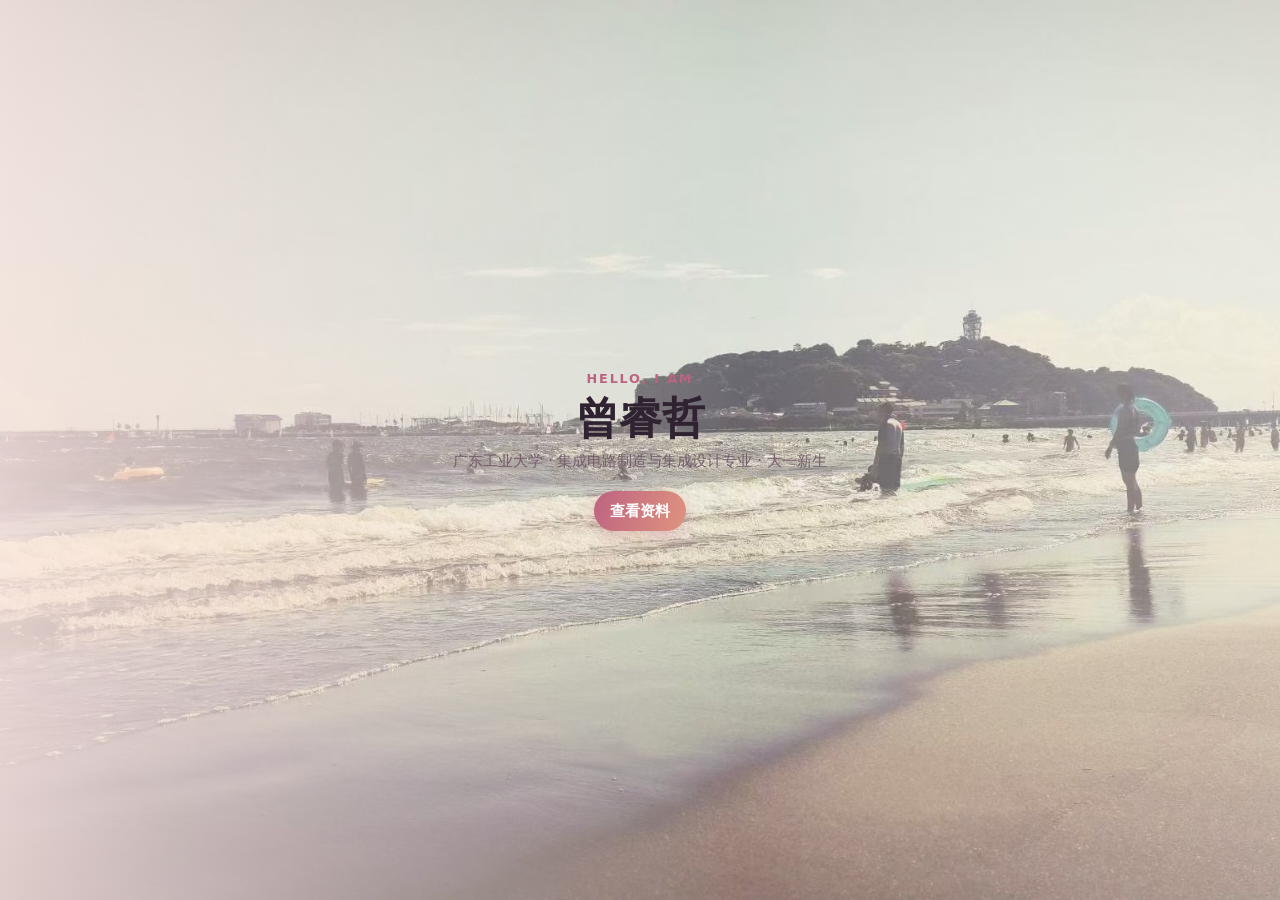
<file: index.html>
<!doctype html>
<html lang="zh-CN">
  <head>
    <meta charset="UTF-8" />
    <meta name="viewport" content="width=device-width, initial-scale=1.0" />
    <meta name="description" content="曾睿哲的大学新生个人主页" />
    <title>曾睿哲｜个人主页</title>
    <link rel="stylesheet" href="styles.css" />
    <noscript>
      <style>
        body.is-landing .site-header,
        body.is-landing .site-footer,
        body.is-landing .profile-section { display: block; }
        body.is-landing .hero { min-height: 240px; }
      </style>
    </noscript>
  </head>
  <body class="is-landing">
    <a class="skip-link" href="#main">跳到主要内容</a>
    <header class="site-header">
      <nav class="nav container" aria-label="主导航">
        <a class="brand" href="#home">个人主页</a>
        <div class="nav-links" id="nav-links">
          <a href="#profile" data-panel-target="basic">基本信息</a>
          <a href="#profile" data-panel-target="interests">兴趣爱好</a>
          <a href="#profile" data-panel-target="contact">联系我</a>
        </div>
        <div class="nav-actions">
          <button class="theme-toggle" type="button" id="theme-toggle" aria-pressed="false" aria-label="切换到深色模式">🌙 深色</button>
          <button class="menu-toggle" type="button" aria-expanded="false" aria-controls="nav-links">菜单</button>
        </div>
      </nav>
    </header>

    <main id="main">
      <section class="hero" id="home" aria-labelledby="hero-title">
        <div class="container hero-content">
          <p class="eyebrow">HELLO, I AM</p>
          <h1 id="hero-title">曾睿哲</h1>
          <p class="hero-intro">广东工业大学 · 集成电路制造与集成设计专业 · 大一新生</p>
          <a class="button" href="#profile">查看资料</a>
        </div>
      </section>

      <section class="profile-section" id="profile" aria-labelledby="profile-title">
        <div class="container compact-profile">
          <p class="section-kicker">PROFILE</p>
          <h2 id="profile-title">我的资料</h2>
          <div class="profile-tabs" role="tablist" aria-label="个人资料分类">
            <button class="profile-tab is-active" type="button" role="tab" aria-selected="true" aria-controls="basic-panel" id="basic-tab" data-panel="basic">基本信息</button>
            <button class="profile-tab" type="button" role="tab" aria-selected="false" aria-controls="interests-panel" id="interests-tab" data-panel="interests">兴趣爱好</button>
            <button class="profile-tab" type="button" role="tab" aria-selected="false" aria-controls="contact-panel" id="contact-tab" data-panel="contact">联系我</button>
          </div>

          <div class="page-book">
            <article class="profile-panel card" id="basic-panel" role="tabpanel" aria-labelledby="basic-tab" data-panel-content="basic">
              <dl class="facts">
                <div><dt>姓名</dt><dd>曾睿哲</dd></div>
                <div><dt>性别</dt><dd>男</dd></div>
                <div><dt>出生日期</dt><dd>2007/10/08</dd></div>
                <div><dt>学校</dt><dd>广东工业大学</dd></div>
                <div><dt>专业</dt><dd>集成电路制造与集成设计</dd></div>
                <div><dt>毕业高中</dt><dd>广州市执信中学</dd></div>
                <div><dt>住址</dt><dd>广州市番禺区</dd></div>
              </dl>
            </article>

            <section class="profile-panel card interest-panel" id="interests-panel" role="tabpanel" aria-labelledby="interests-tab" data-panel-content="interests" hidden>
              <div class="interest-list">
                <article class="card interest-card"><span aria-hidden="true">🏀</span><h3>运动</h3><p>我精通篮球、羽毛球、乒乓球、长跑和游泳，对其他的运动项目也略知一二。</p></article>
                <article class="card interest-card"><span aria-hidden="true">🎬</span><h3>观影</h3><p>我热衷于观看电影、动漫和影视剧，喜欢收集感触很深的作品并发表影评。</p></article>
                <article class="card interest-card"><span aria-hidden="true">✈️</span><h3>旅行</h3><p>我喜欢在国内外拥有独特风景的地方旅行，并记录下沿途看到的一切。</p></article>
              </div>
            </section>

            <section class="profile-panel card contact-card" id="contact-panel" role="tabpanel" aria-labelledby="contact-tab" data-panel-content="contact" hidden>
              <div class="contact-links">
                <span>电话：<a href="tel:19576567810">19576567810</a> / <a href="tel:13610064130">13610064130</a></span>
                <span>微信：z064130_</span>
                <span>QQ：2712726262</span>
                <span>邮箱：<a href="https://mail.163.com/" target="_blank" rel="noopener" title="打开 163 邮箱（zengruizhe20071008@163.com）">163</a> / <a href="https://mail.google.com/" target="_blank" rel="noopener" title="打开 Gmail（ricrz718@gmail.com）">Gmail</a></span>
                <span>社交媒体：小红书 / Instagram / Twitter</span>
              </div>
            </section>
          </div>
        </div>
      </section>
    </main>

    <footer class="site-footer"><div class="container">© <span id="year"></span> 曾睿哲 · 个人主页</div></footer>
    <script src="script.js"></script>
  </body>
</html>
</file>
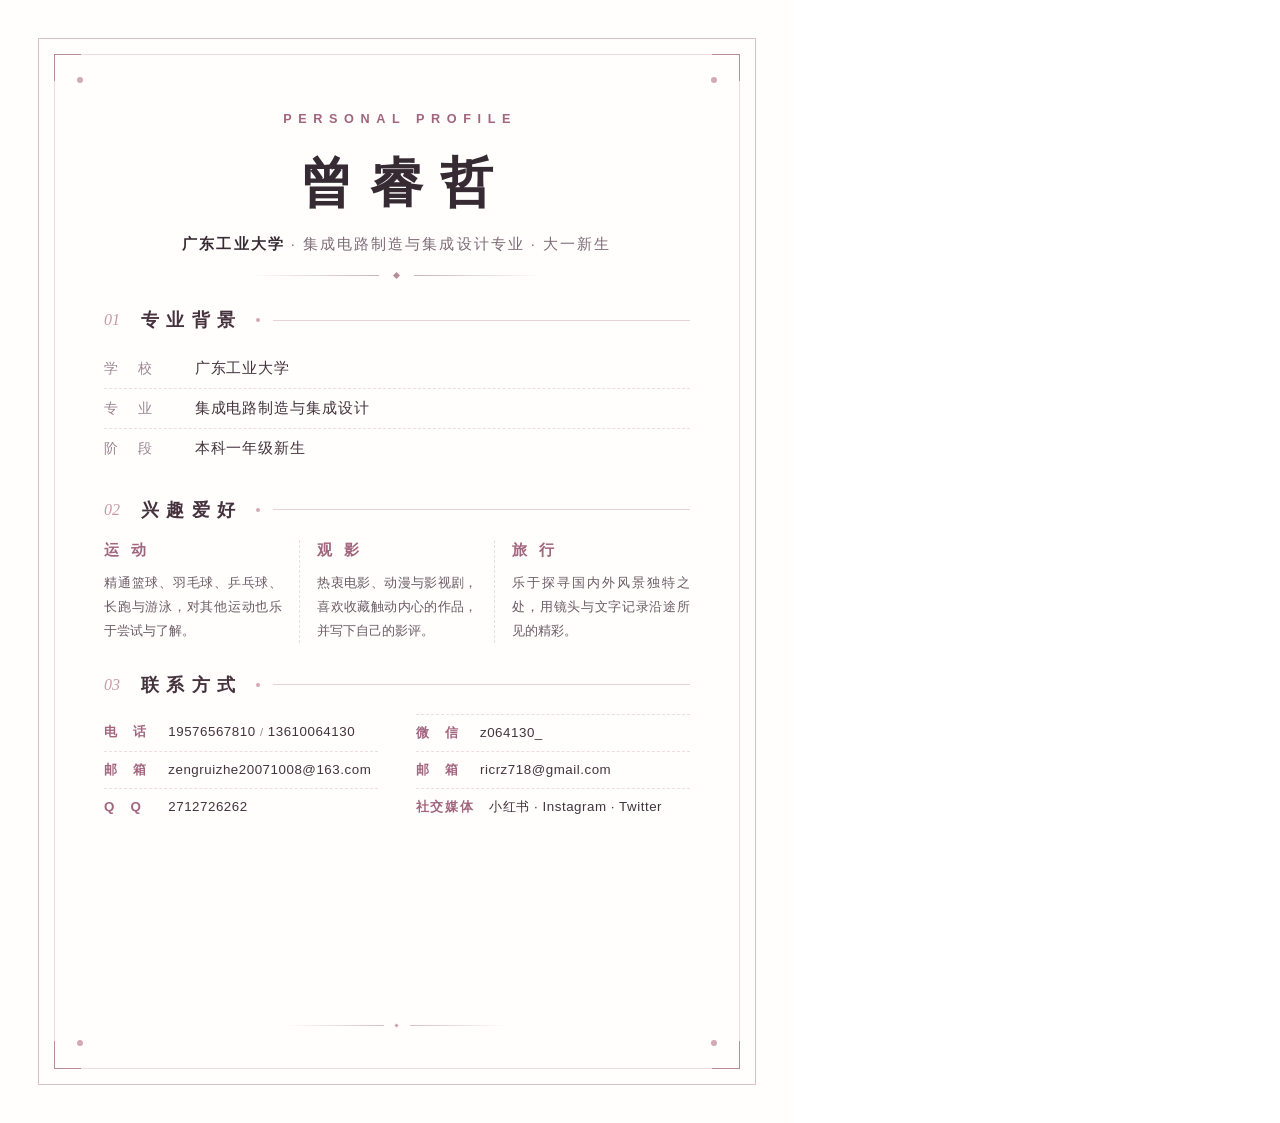
<file: _resume_preview.html>
<!doctype html>
<html lang="zh-CN">
<head>
<meta charset="UTF-8" />
<style>
  @page { size: A4; margin: 0; }
  * { box-sizing: border-box; margin: 0; padding: 0; -webkit-print-color-adjust: exact; print-color-adjust: exact; }
  html, body { margin: 0; padding: 0; }
  body { font-family: "Microsoft YaHei", "PingFang SC", "Noto Sans CJK SC", "Source Han Sans SC", sans-serif; color: #3f2f3a; }

  .sheet { width: 210mm; height: 297mm; background: #fffefd; padding: 10mm; position: relative; }
  .frame { position: relative; width: 100%; height: 100%; border: 1px solid #d9c1ca; }
  .inner { position: absolute; inset: 4mm; border: 1px solid #eedce1; padding: 12mm 13mm 10mm; display: flex; flex-direction: column; }

  /* 角落小花饰 */
  .corner { position: absolute; width: 8mm; height: 8mm; pointer-events: none; }
  .corner::before, .corner::after { content: ""; position: absolute; }
  .corner::before { border: 0 solid #b98c9c; }
  .corner::after { width: 1.6mm; height: 1.6mm; background: #d3a9b4; border-radius: 50%; }
  .c-tl { top: -1px; left: -1px; }
  .c-tl::before { width: 7mm; height: 7mm; border-top-width: 1.2px; border-left-width: 1.2px; }
  .c-tl::after { top: 6.1mm; left: 6.1mm; }
  .c-tr { top: -1px; right: -1px; }
  .c-tr::before { width: 7mm; height: 7mm; border-top-width: 1.2px; border-right-width: 1.2px; right: 0; }
  .c-tr::after { top: 6.1mm; right: 6.1mm; }
  .c-bl { bottom: -1px; left: -1px; }
  .c-bl::before { width: 7mm; height: 7mm; border-bottom-width: 1.2px; border-left-width: 1.2px; bottom: 0; }
  .c-bl::after { bottom: 6.1mm; left: 6.1mm; }
  .c-br { bottom: -1px; right: -1px; }
  .c-br::before { width: 7mm; height: 7mm; border-bottom-width: 1.2px; border-right-width: 1.2px; right: 0; bottom: 0; }
  .c-br::after { bottom: 6.1mm; right: 6.1mm; }

  /* 页眉 */
  .hero { text-align: center; padding-top: 3mm; }
  .eyebrow { font-size: 9.5pt; letter-spacing: .52em; color: #a2657e; font-weight: 600; text-transform: uppercase; margin-left: .52em; }
  h1 { font-size: 40pt; font-weight: 600; letter-spacing: .32em; margin: 6mm 0 0 .32em; color: #362a33; font-family: "SimSun", "STSong", "Songti SC", serif; }
  .sub { margin-top: 4mm; color: #7d6a75; font-size: 11pt; letter-spacing: .14em; }
  .sub b { color: #362a33; font-weight: 700; }
  .head-orn { display: flex; align-items: center; justify-content: center; gap: 4mm; margin-top: 5mm; }
  .head-orn .line { width: 34mm; height: 1px; background: linear-gradient(90deg, transparent, #cdb2bb); }
  .head-orn .line:last-child { background: linear-gradient(90deg, #cdb2bb, transparent); }
  .head-orn .diamond { width: 5px; height: 5px; background: #b98c9c; transform: rotate(45deg); }

  /* 章节 */
  section { margin-top: 8mm; }
  .sec-title { display: flex; align-items: center; gap: 3.5mm; }
  .sec-title .no { color: #c79aa6; font-family: Georgia, serif; font-style: italic; font-size: 12pt; }
  .sec-title h2 { font-size: 13.5pt; letter-spacing: .42em; color: #45323d; font-weight: 700; margin-left: .42em; white-space: nowrap; font-family: "SimSun", "STSong", serif; }
  .sec-title .rule { flex: 1; height: 1px; background: #e6d3d9; }
  .sec-title .dot { width: 4px; height: 4px; background: #d3a9b4; border-radius: 50%; }

  .dl { margin-top: 4.5mm; }
  .row { display: flex; align-items: baseline; padding: 2.6mm 0; }
  .row + .row { border-top: 1px dashed #eedce1; }
  .row .k { width: 24mm; flex: none; color: #9c8693; font-size: 10.5pt; letter-spacing: .2em; }
  .row .v { color: #43323c; font-size: 11pt; letter-spacing: .06em; }

  /* 兴趣三栏 */
  .interests { margin-top: 5mm; display: grid; grid-template-columns: repeat(3, 1fr); gap: 0; }
  .int-item { padding: 0 4.5mm; }
  .int-item:first-child { padding-left: 0; }
  .int-item:last-child { padding-right: 0; }
  .int-item + .int-item { border-left: 1px dashed #eedce1; }
  .int-item h3 { font-size: 11.5pt; color: #a2657e; letter-spacing: .24em; margin-bottom: 2.4mm; font-weight: 700; }
  .int-item p { font-size: 9.5pt; line-height: 1.9; color: #6b5a64; text-align: justify; }

  /* 联系方式 */
  .contacts { margin-top: 4.5mm; display: grid; grid-template-columns: 1fr 1fr; column-gap: 10mm; }
  .c-item { display: flex; align-items: baseline; gap: 4mm; padding: 2.4mm 0; }
  .c-item + .c-item { border-top: 1px dashed #eedce1; }
  .c-item .k { color: #a2657e; flex: none; font-size: 10pt; letter-spacing: .12em; min-width: 13mm; font-weight: 700; }
  .c-item .v { color: #43323c; font-size: 10pt; letter-spacing: .04em; }
  .c-item .v small { color: #9c8693; }

  .foot { margin-top: auto; text-align: center; padding-top: 6mm; }
  .foot .line { display: inline-flex; align-items: center; gap: 3mm; }
  .foot .line i { display: inline-block; width: 3px; height: 3px; background: #cf9fae; transform: rotate(45deg); }
  .foot .line span { width: 26mm; height: 1px; background: linear-gradient(90deg, transparent, #d9bfc8); }
  .foot .line span:last-child { background: linear-gradient(90deg, #d9bfc8, transparent); }
</style>
</head>
<body>
  <div class="sheet">
    <div class="frame">
      <div class="inner">
        <span class="corner c-tl"></span><span class="corner c-tr"></span>
        <span class="corner c-bl"></span><span class="corner c-br"></span>

        <header class="hero">
          <p class="eyebrow">Personal Profile</p>
          <h1>曾睿哲</h1>
          <p class="sub"><b>广东工业大学</b>&nbsp;·&nbsp;集成电路制造与集成设计专业&nbsp;·&nbsp;大一新生</p>
          <div class="head-orn"><span class="line"></span><span class="diamond"></span><span class="line"></span></div>
        </header>

        <section>
          <div class="sec-title"><span class="no">01</span><h2>专业背景</h2><span class="dot"></span><span class="rule"></span></div>
          <div class="dl">
            <div class="row"><span class="k">学　校</span><span class="v">广东工业大学</span></div>
            <div class="row"><span class="k">专　业</span><span class="v">集成电路制造与集成设计</span></div>
            <div class="row"><span class="k">阶　段</span><span class="v">本科一年级新生</span></div>
          </div>
        </section>

        <section>
          <div class="sec-title"><span class="no">02</span><h2>兴趣爱好</h2><span class="dot"></span><span class="rule"></span></div>
          <div class="interests">
            <div class="int-item">
              <h3>运 动</h3>
              <p>精通篮球、羽毛球、乒乓球、长跑与游泳，对其他运动也乐于尝试与了解。</p>
            </div>
            <div class="int-item">
              <h3>观 影</h3>
              <p>热衷电影、动漫与影视剧，喜欢收藏触动内心的作品，并写下自己的影评。</p>
            </div>
            <div class="int-item">
              <h3>旅 行</h3>
              <p>乐于探寻国内外风景独特之处，用镜头与文字记录沿途所见的精彩。</p>
            </div>
          </div>
        </section>

        <section>
          <div class="sec-title"><span class="no">03</span><h2>联系方式</h2><span class="dot"></span><span class="rule"></span></div>
          <div class="contacts">
            <div class="c-item"><span class="k">电　话</span><span class="v">19576567810 <small>/</small> 13610064130</span></div>
            <div class="c-item"><span class="k">微　信</span><span class="v">z064130_</span></div>
            <div class="c-item"><span class="k">邮　箱</span><span class="v">zengruizhe20071008@163.com</span></div>
            <div class="c-item"><span class="k">邮　箱</span><span class="v">ricrz718@gmail.com</span></div>
            <div class="c-item"><span class="k">Q　Q</span><span class="v">2712726262</span></div>
            <div class="c-item"><span class="k">社交媒体</span><span class="v">小红书 · Instagram · Twitter</span></div>
          </div>
        </section>

        <footer class="foot">
          <div class="line"><span></span><i></i><span></span></div>
        </footer>
      </div>
    </div>
  </div>
</body>
</html>
</file>
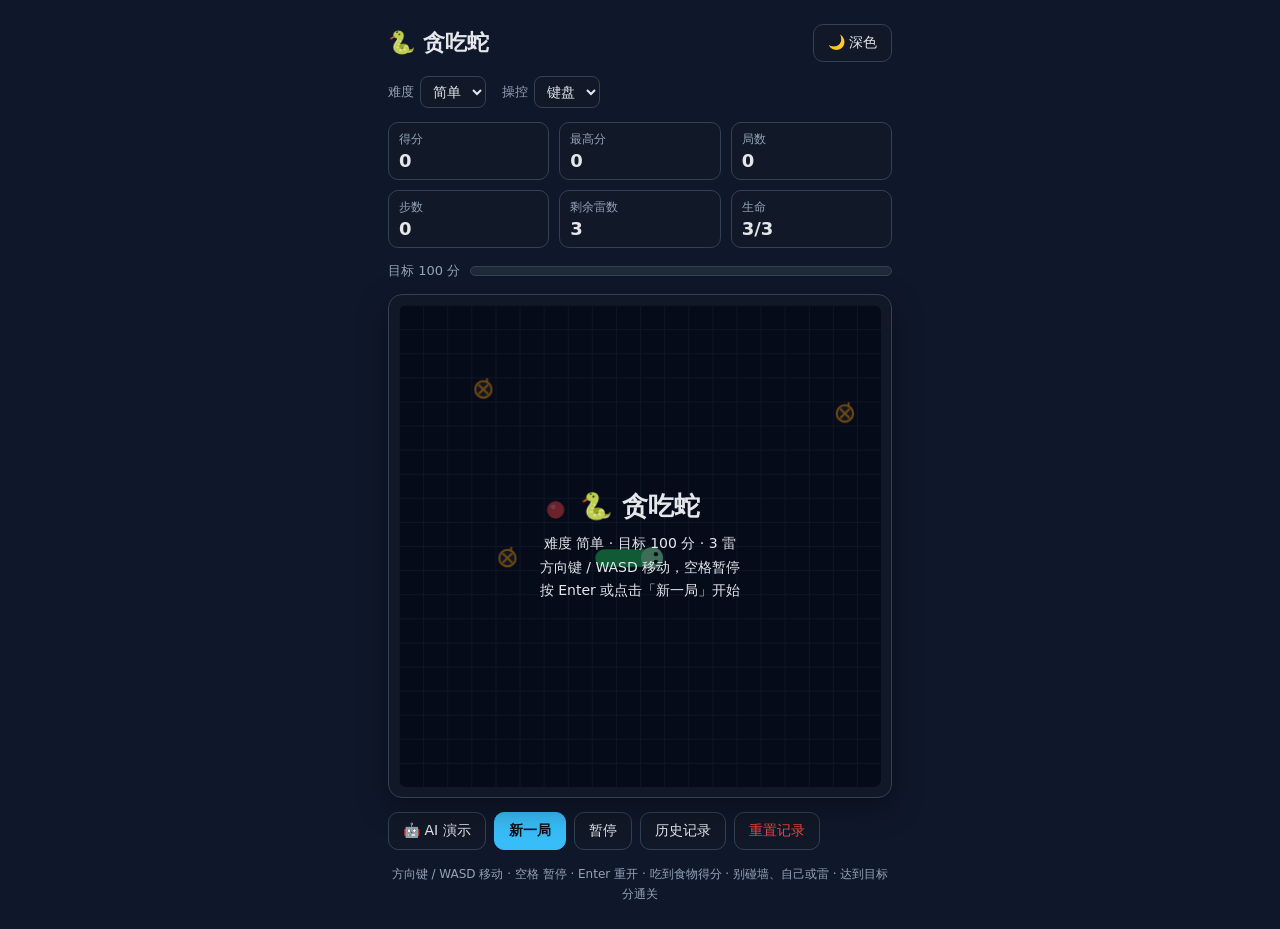
<file: snake/snake.html>
<!DOCTYPE html>
<html lang="zh-CN">
<head>
<meta charset="utf-8">
<meta name="viewport" content="width=device-width, initial-scale=1">
<title>贪吃蛇 · Snake</title>
<style>

* { box-sizing: border-box; }
:root {
  --bg: #0f172a; --panel: #111827; --panel2: #1f2937; --text: #e5e7eb; --muted: #94a3b8;
  --board-bg: #0b1220; --grid-line: #1f2937; --snake: #22c55e; --snake-head: #86efac;
  --food: #ef4444; --mine: #1f2937; --mine-ring: #f59e0b; --accent: #38bdf8; --border: #334155;
  --danger: #ef4444; --shadow: 0 10px 30px rgba(0, 0, 0, .35);
}
[data-theme="light"] {
  --bg: #f1f5f9; --panel: #ffffff; --panel2: #e2e8f0; --text: #0f172a; --muted: #64748b;
  --board-bg: #e2e8f0; --grid-line: #cbd5e1; --snake: #16a34a; --snake-head: #065f46;
  --food: #dc2626; --mine: #334155; --mine-ring: #d97706; --accent: #0284c7; --border: #cbd5e1;
  --danger: #dc2626; --shadow: 0 10px 30px rgba(15, 23, 42, .12);
}
html, body { margin: 0; padding: 0; }
body {
  font-family: system-ui, -apple-system, "Segoe UI", "Microsoft YaHei", sans-serif;
  background: var(--bg); color: var(--text); min-height: 100vh;
  display: flex; justify-content: center; padding: 24px 16px;
}
.app { width: 100%; max-width: 504px; display: flex; flex-direction: column; gap: 14px; }
.topbar { display: flex; align-items: center; justify-content: space-between; }
.topbar h1 { margin: 0; font-size: 22px; }
.settings { display: flex; gap: 16px; flex-wrap: wrap; }
.settings label { display: flex; align-items: center; gap: 6px; font-size: 13px; color: var(--muted); }
select { font: inherit; font-size: 14px; padding: 6px 8px; border-radius: 8px;
  border: 1px solid var(--border); background: var(--panel); color: var(--text); cursor: pointer; }
.stats { display: grid; grid-template-columns: repeat(3, 1fr); gap: 10px; }
.stat { background: var(--panel); border: 1px solid var(--border); border-radius: 10px;
  padding: 8px 10px; display: flex; flex-direction: column; gap: 2px; }
.stat .label { font-size: 12px; color: var(--muted); }
.stat .value { font-size: 18px; font-weight: 700; font-variant-numeric: tabular-nums; }
.progress-row { display: flex; align-items: center; gap: 10px; font-size: 13px; color: var(--muted); }
.progress { flex: 1; height: 10px; background: var(--panel2); border-radius: 999px;
  overflow: hidden; border: 1px solid var(--border); }
.progress-fill { height: 100%; width: 0%; background: var(--accent); border-radius: 999px;
  transition: width .15s ease; }
.board-wrap { position: relative; background: var(--panel); border: 1px solid var(--border);
  border-radius: 14px; padding: 10px; box-shadow: var(--shadow); }
canvas { display: block; width: 100%; height: auto; border-radius: 8px; background: var(--board-bg); }
.overlay { position: absolute; inset: 10px; border-radius: 8px; background: rgba(2, 6, 23, .55);
  display: flex; align-items: center; justify-content: center; text-align: center; padding: 16px; }
[data-theme="light"] .overlay { background: rgba(255, 255, 255, .72); }
.overlay.hidden { display: none; }
.overlay-inner { max-width: 360px; }
.overlay-title { font-size: 26px; font-weight: 800; margin-bottom: 8px; }
.overlay-text { font-size: 14px; line-height: 1.7; white-space: pre-line; }
.controls { display: flex; flex-wrap: wrap; gap: 8px; }
.btn { font: inherit; font-size: 14px; padding: 9px 14px; border-radius: 10px; border: 1px solid var(--border);
  background: var(--panel); color: var(--text); cursor: pointer;
  transition: transform .06s ease, background .15s ease; }
.btn:hover { background: var(--panel2); }
.btn:active { transform: scale(.97); }
.btn.primary { background: var(--accent); border-color: var(--accent); color: #04121f; font-weight: 700; }
.btn.danger { color: var(--danger); }
.demo-banner { background: var(--accent); color: #04121f; font-weight: 700; text-align: center;
  padding: 8px 12px; border-radius: 10px; font-size: 14px; }
.demo-banner.hidden { display: none; }
.help { margin: 0; font-size: 12px; color: var(--muted); text-align: center; line-height: 1.7; }
.modal { position: fixed; inset: 0; background: rgba(0, 0, 0, .5); display: flex;
  align-items: center; justify-content: center; padding: 16px; z-index: 50; }
.modal.hidden { display: none; }
.modal-box { background: var(--panel); border: 1px solid var(--border); border-radius: 14px;
  width: 100%; max-width: 460px; padding: 16px; box-shadow: var(--shadow); }
.modal-head { display: flex; align-items: center; justify-content: space-between; margin-bottom: 10px; }
.modal-head h2 { margin: 0; font-size: 17px; }
.history-list { list-style: none; margin: 0; padding: 0; display: flex; flex-direction: column;
  gap: 8px; max-height: 60vh; overflow: auto; }
.history-list li { display: flex; align-items: center; justify-content: space-between; gap: 10px;
  background: var(--panel2); border-radius: 8px; padding: 8px 10px; font-size: 14px; }
.badge { padding: 2px 8px; border-radius: 999px; font-size: 12px; font-weight: 700; }
.badge.win { background: #14532d; color: #86efac; }
.badge.lose { background: #7f1d1d; color: #fca5a5; }
[data-theme="light"] .badge.win { background: #dcfce7; color: #166534; }
[data-theme="light"] .badge.lose { background: #fee2e2; color: #991b1b; }
.muted { color: var(--muted); }

</style>
<script>(function () {
  try {
    var t = localStorage.getItem("snake_theme");
    if (t === "light") document.documentElement.setAttribute("data-theme", "light");
  } catch (e) {}
})();</script>
</head>
<body>

<div class="app" id="app">
  <header class="topbar">
    <h1>🐍 贪吃蛇</h1>
    <button id="btn-theme" class="btn" type="button" title="切换主题">🌙 深色</button>
  </header>

  <div class="settings">
    <label>难度
      <select id="difficulty">
        <option value="easy">简单</option>
        <option value="normal">普通</option>
        <option value="hard">困难</option>
        <option value="endless">无尽</option>
      </select>
    </label>
    <label>操控
      <select id="control">
        <option value="keyboard">键盘</option>
        <option value="mouse">鼠标</option>
      </select>
    </label>
  </div>

  <div id="demo-banner" class="demo-banner hidden">🤖 AI 演示进行中 · 目标：连吃 20 个食物</div>

  <div class="stats">
    <div class="stat"><span class="label">得分</span><span class="value" id="score">0</span></div>
    <div class="stat"><span class="label">最高分</span><span class="value" id="high">0</span></div>
    <div class="stat"><span class="label">局数</span><span class="value" id="games">0</span></div>
    <div class="stat"><span class="label">步数</span><span class="value" id="steps">0</span></div>
    <div class="stat"><span class="label">剩余雷数</span><span class="value" id="mines">0</span></div>
    <div class="stat"><span class="label">生命</span><span class="value" id="lives">3/3</span></div>
  </div>

  <div class="progress-row">
    <span>目标 <span id="target">100</span> 分</span>
    <div class="progress"><div class="progress-fill" id="progress"></div></div>
  </div>

  <div class="board-wrap">
    <canvas id="game" width="480" height="480" aria-label="贪吃蛇游戏区域">您的浏览器不支持 Canvas</canvas>
    <div id="overlay" class="overlay">
      <div class="overlay-inner">
        <div id="overlay-title" class="overlay-title"></div>
        <div id="overlay-text" class="overlay-text"></div>
      </div>
    </div>
  </div>

  <div class="controls">
    <button id="btn-demo" class="btn" type="button">🤖 AI 演示</button>
    <button id="btn-new" class="btn primary" type="button">新一局</button>
    <button id="btn-pause" class="btn" type="button">暂停</button>
    <button id="btn-history" class="btn" type="button">历史记录</button>
    <button id="btn-reset" class="btn danger" type="button">重置记录</button>
  </div>

  <p id="help" class="help">方向键 / WASD 移动 · 空格 暂停 · Enter 重开 · 吃到食物得分 · 别碰墙、自己或雷 · 达到目标分通关</p>
</div>

<div id="history-modal" class="modal hidden">
  <div class="modal-box">
    <div class="modal-head">
      <h2>最近 10 局</h2>
      <button id="history-close" class="btn" type="button">✕</button>
    </div>
    <ul id="history-list" class="history-list"></ul>
    <p id="history-empty" class="muted">暂无记录</p>
  </div>
</div>

<script>

(function (root, factory) {
  if (typeof module === "object" && module.exports) {
    module.exports = factory();
  } else {
    root.SnakeCore = factory();
  }
})(typeof self !== "undefined" ? self : this, function () {
  "use strict";

  var DIR = {
    UP: { x: 0, y: -1 },
    DOWN: { x: 0, y: 1 },
    LEFT: { x: -1, y: 0 },
    RIGHT: { x: 1, y: 0 }
  };
  var OPPOSITE = { UP: "DOWN", DOWN: "UP", LEFT: "RIGHT", RIGHT: "LEFT" };

  // 四档难度。easy 的尺寸/雷/目标取生成器注入的基线（cols/rows/target/maxMines）。
  var DIFFICULTIES = {
    easy:    { label: "简单", cols: null, rows: null, maxMines: null, target: undefined, reshuffleMines: false },
    normal:  { label: "普通", cols: 40, rows: 20, maxMines: 20, target: 250,  reshuffleMines: false },
    hard:    { label: "困难", cols: 40, rows: 20, maxMines: 50, target: 1000, reshuffleMines: false },
    endless: { label: "无尽", cols: 40, rows: 30, maxMines: 50, target: null, reshuffleMines: true }
  };

  function key(p) { return p.x + "," + p.y; }

  function inBounds(state, x, y) { return x >= 0 && x < state.cols && y >= 0 && y < state.rows; }

  // 在给定 occupied 集合之外随机取一个空格。
  function randomCell(state, occupied) {
    var free = [];
    for (var y = 0; y < state.rows; y++) {
      for (var x = 0; x < state.cols; x++) {
        if (!occupied.has(x + "," + y)) free.push({ x: x, y: y });
      }
    }
    if (free.length === 0) return null;
    return free[Math.floor(Math.random() * free.length)];
  }

  // 蛇头四邻也排除，避免开局/刷新时贴脸刷雷导致不公平。
  function blockNearHead(state, occupied) {
    var h = state.snake[0];
    var n = [[1, 0], [-1, 0], [0, 1], [0, -1]];
    for (var i = 0; i < n.length; i++) {
      var x = h.x + n[i][0], y = h.y + n[i][1];
      if (inBounds(state, x, y)) occupied.add(x + "," + y);
    }
  }

  // 食物 3×3 邻域也排除，避免雷紧贴食物形成「赢不了」的死局。
  function blockNearFood(state, occupied) {
    if (!state.food) return;
    var f = state.food;
    for (var dy = -1; dy <= 1; dy++) {
      for (var dx = -1; dx <= 1; dx++) {
        var x = f.x + dx, y = f.y + dy;
        if (inBounds(state, x, y)) occupied.add(x + "," + y);
      }
    }
  }

  function randomFreeCell(state) {
    var occupied = new Set();
    state.snake.forEach(function (s) { occupied.add(key(s)); });
    if (state.food) occupied.add(key(state.food));
    (state.mines || []).forEach(function (m) { occupied.add(key(m)); });
    return randomCell(state, occupied);
  }

  // 从 from 到 to 是否可通（BFS；蛇身与雷视为障碍，to 视为可达目标）。
  function reachable(state, from, to, extraMines) {
    var blocked = new Set();
    state.snake.forEach(function (s) { blocked.add(key(s)); });
    var mines = extraMines || state.mines || [];
    mines.forEach(function (m) { blocked.add(key(m)); });
    if (to) blocked.delete(key(to));
    var queue = [from];
    var seen = new Set();
    seen.add(key(from));
    while (queue.length) {
      var cur = queue.shift();
      if (cur.x === to.x && cur.y === to.y) return true;
      var dirs = [[1, 0], [-1, 0], [0, 1], [0, -1]];
      for (var i = 0; i < dirs.length; i++) {
        var nx = cur.x + dirs[i][0], ny = cur.y + dirs[i][1];
        var k = nx + "," + ny;
        if (!inBounds(state, nx, ny) || blocked.has(k) || seen.has(k)) continue;
        seen.add(k);
        queue.push({ x: nx, y: ny });
      }
    }
    return false;
  }

  // 某格 3×3 邻域内是否有雷。
  function mineNear(state, cell) {
    for (var dy = -1; dy <= 1; dy++) {
      for (var dx = -1; dx <= 1; dx++) {
        var nx = cell.x + dx, ny = cell.y + dy;
        for (var i = 0; i < state.mines.length; i++) {
          if (state.mines[i].x === nx && state.mines[i].y === ny) return true;
        }
      }
    }
    return false;
  }

  // 放置食物：优先取「不贴墙 + 周围 1 格无雷 + 从蛇头可达」的空格，
  // 避免食物落入角落/雷包而变成赢不了的死局。
  function placeFood(state) {
    for (var t = 0; t < 200; t++) {
      var occupied = new Set();
      state.snake.forEach(function (s) { occupied.add(key(s)); });
      (state.mines || []).forEach(function (m) { occupied.add(key(m)); });
      var cell = randomCell(state, occupied);
      if (!cell) return null;
      if (cell.x < 1 || cell.x > state.cols - 2 || cell.y < 1 || cell.y > state.rows - 2) continue; // 不贴墙
      if (mineNear(state, cell)) continue; // 周围 1 格无雷
      if (reachable(state, state.snake[0], cell)) return cell;
    }
    // 兜底：仅要求可达（小棋盘/极端情况）
    for (var t2 = 0; t2 < 60; t2++) {
      var occupied2 = new Set();
      state.snake.forEach(function (s) { occupied2.add(key(s)); });
      (state.mines || []).forEach(function (m) { occupied2.add(key(m)); });
      var cell2 = randomCell(state, occupied2);
      if (!cell2) return null;
      if (reachable(state, state.snake[0], cell2)) return cell2;
    }
    return null;
  }

  // 放置雷：不贴蛇身/食物/蛇头四邻，并保证食物仍从蛇头可达（否则重试）。
  // fresh=false 在现有雷基础上补到 count；fresh=true 丢弃现有雷全新分布 count 颗。
  function placeMinesImpl(state, count, fresh) {
    var t, i;
    for (t = 0; t < 60; t++) {
      var occupied = new Set();
      state.snake.forEach(function (s) { occupied.add(key(s)); });
      if (state.food) occupied.add(key(state.food));
      if (!fresh) (state.mines || []).forEach(function (m) { occupied.add(key(m)); });
      blockNearHead(state, occupied);
      blockNearFood(state, occupied);
      var mines = fresh ? [] : (state.mines || []).slice();
      while (mines.length < count) {
        var cell = randomCell(state, occupied);
        if (!cell) break;
        occupied.add(key(cell));
        mines.push(cell);
      }
      if (state.food && !reachable(state, state.snake[0], state.food, mines)) continue;
      return mines;
    }
    // 兜底：尽量放满但不再验证（极端满盘才会走到这里）
    var occ = new Set();
    state.snake.forEach(function (s) { occ.add(key(s)); });
    if (state.food) occ.add(key(state.food));
    if (!fresh) (state.mines || []).forEach(function (m) { occ.add(key(m)); });
    blockNearHead(state, occ);
    blockNearFood(state, occ);
    var out = fresh ? [] : (state.mines || []).slice();
    for (i = 0; i < count; i++) {
      var c = randomCell(state, occ);
      if (!c) break;
      occ.add(key(c));
      out.push(c);
    }
    return out;
  }

  function placeMines(state, count) { return placeMinesImpl(state, count, false); }
  function reshuffleMines(state, count) { return placeMinesImpl(state, count, true); }

  function createState(opts) {
    opts = opts || {};
    var cols = opts.cols || 20;
    var rows = opts.rows || 20;
    var hx = Math.floor(cols / 2);
    var hy = Math.floor(rows / 2);
    var snake = [
      { x: hx, y: hy },
      { x: hx - 1, y: hy },
      { x: hx - 2, y: hy }
    ];
    var state = {
      cols: cols,
      rows: rows,
      target: (opts.target === undefined) ? 100 : opts.target, // null = 无尽，无胜利
      maxMines: opts.maxMines || 3,
      maxLives: opts.maxLives || 3,
      foodScore: opts.foodScore || 10,
      reshuffleMines: !!opts.reshuffleMines,
      snake: snake,
      direction: "RIGHT",
      queue: [],
      food: null,
      mines: [],
      score: 0,
      steps: 0,
      lives: opts.maxLives || 3,
      status: "ready",        // ready | running | paused | won | lost
      invincible: 0,
      deathReason: null       // wall | self | mine
    };
    state.food = placeFood(state);
    state.mines = placeMines(state, state.maxMines);
    return state;
  }

  // 缓冲转向：禁止反向、最多缓存 2 次，保证手感顺滑。
  function setDirection(state, dir) {
    if (state.status === "won" || state.status === "lost") return false;
    var last = state.queue.length ? state.queue[state.queue.length - 1] : state.direction;
    if (dir === last || dir === OPPOSITE[last]) return false;
    if (state.queue.length >= 2) return false;
    state.queue.push(dir);
    return true;
  }

  // 鼠标操控：根据目标点（网格浮点坐标）返回推荐方向，绝不返回当前方向的反向。
  function steerToward(state, tx, ty) {
    var head = state.snake[0];
    var dx = tx - (head.x + 0.5);
    var dy = ty - (head.y + 0.5);
    if (Math.abs(dx) < 0.4 && Math.abs(dy) < 0.4) return null; // 已在目标附近
    var cur = state.queue.length ? state.queue[state.queue.length - 1] : state.direction;
    var primary, secondary;
    if (Math.abs(dx) >= Math.abs(dy)) {
      primary = dx > 0 ? "RIGHT" : "LEFT";
      secondary = dy > 0 ? "DOWN" : "UP";
    } else {
      primary = dy > 0 ? "DOWN" : "UP";
      secondary = dx > 0 ? "RIGHT" : "LEFT";
    }
    if (primary !== OPPOSITE[cur]) return primary;
    if (secondary !== OPPOSITE[cur]) return secondary;
    return null;
  }

  // 前进一格。纯状态迁移，便于单测。
  function tick(state) {
    if (state.status === "won" || state.status === "lost" || state.status === "paused") {
      return state;
    }
    if (state.queue.length) state.direction = state.queue.shift();

    var d = DIR[state.direction];
    var head = state.snake[0];
    var next = { x: head.x + d.x, y: head.y + d.y };

    if (!inBounds(state, next.x, next.y)) {
      state.status = "lost";
      state.deathReason = "wall";
      return state;
    }

    var willEat = !!state.food && next.x === state.food.x && next.y === state.food.y;
    var body = willEat ? state.snake : state.snake.slice(0, state.snake.length - 1);
    for (var i = 0; i < body.length; i++) {
      if (body[i].x === next.x && body[i].y === next.y) {
        state.status = "lost";
        state.deathReason = "self";
        return state;
      }
    }

    state.steps += 1;

    // 踩雷：移除该雷；非无敌状态扣 1 条命并进入短暂无敌。
    var mi = -1;
    for (var j = 0; j < state.mines.length; j++) {
      if (state.mines[j].x === next.x && state.mines[j].y === next.y) { mi = j; break; }
    }
    if (mi >= 0) {
      state.mines.splice(mi, 1);
      if (state.invincible <= 0) {
        state.lives -= 1;
        state.invincible = 15;
        if (state.lives <= 0) state.deathReason = "mine";
      }
    }

    state.snake.unshift(next);
    if (willEat) {
      state.score += state.foodScore;
      state.food = placeFood(state);
      if (state.food === null) {
        state.status = "won"; // 棋盘被占满，视为通关
      } else if (state.reshuffleMines) {
        state.mines = reshuffleMines(state, state.maxMines); // 无尽：雷全部重新分布
      } else if (state.mines.length < state.maxMines) {
        state.mines = placeMines(state, state.mines.length + 1); // 补一颗雷
      }
      if (state.target !== null && state.score >= state.target) state.status = "won";
    } else {
      state.snake.pop();
    }

    if (state.invincible > 0) state.invincible -= 1;
    if (state.lives <= 0 && state.status !== "won") {
      state.status = "lost";
      if (!state.deathReason) state.deathReason = "mine";
    }
    if (state.status === "ready") state.status = "running";

    return state;
  }

  // 返回从 from 出发、走第一步的方向即可达 to 的方向（BFS，不返回完整路径）。
  function bfsFirstStep(state, from, to, blocked) {
    var dirs = [[1, 0, "RIGHT"], [-1, 0, "LEFT"], [0, 1, "DOWN"], [0, -1, "UP"]];
    var queue = [];
    var seen = new Set();
    seen.add(key(from));
    for (var i = 0; i < dirs.length; i++) {
      var nx = from.x + dirs[i][0], ny = from.y + dirs[i][1];
      var k = nx + "," + ny;
      if (!inBounds(state, nx, ny) || blocked.has(k)) continue;
      if (nx === to.x && ny === to.y) return dirs[i][2];
      seen.add(k);
      queue.push({ x: nx, y: ny, first: dirs[i][2] });
    }
    while (queue.length) {
      var cur = queue.shift();
      for (var j = 0; j < dirs.length; j++) {
        var nx2 = cur.x + dirs[j][0], ny2 = cur.y + dirs[j][1];
        var k2 = nx2 + "," + ny2;
        if (!inBounds(state, nx2, ny2) || blocked.has(k2) || seen.has(k2)) continue;
        if (nx2 === to.x && ny2 === to.y) return cur.first;
        seen.add(k2);
        queue.push({ x: nx2, y: ny2, first: cur.first });
      }
    }
    return null;
  }

  // 从 (x, y) 出发能走到的空格数量（BFS 洪泛）。
  function floodArea(state, x, y, blocked) {
    var queue = [{ x: x, y: y }];
    var seen = new Set();
    seen.add(x + "," + y);
    var area = 0;
    var dirs = [[1, 0], [-1, 0], [0, 1], [0, -1]];
    while (queue.length) {
      var cur = queue.shift();
      area++;
      for (var i = 0; i < dirs.length; i++) {
        var nx = cur.x + dirs[i][0], ny = cur.y + dirs[i][1];
        var k = nx + "," + ny;
        if (!inBounds(state, nx, ny) || blocked.has(k) || seen.has(k)) continue;
        seen.add(k);
        queue.push({ x: nx, y: ny });
      }
    }
    return area;
  }

  // 从 from 到 to 是否有通路（blocked 为显式障碍集合；to 不在 blocked 中）。
  function canReach(state, from, to, blocked) {
    var queue = [from];
    var seen = new Set();
    seen.add(key(from));
    while (queue.length) {
      var cur = queue.shift();
      if (cur.x === to.x && cur.y === to.y) return true;
      var dirs = [[1, 0], [-1, 0], [0, 1], [0, -1]];
      for (var i = 0; i < dirs.length; i++) {
        var nx = cur.x + dirs[i][0], ny = cur.y + dirs[i][1];
        var k = nx + "," + ny;
        if (!inBounds(state, nx, ny) || blocked.has(k) || seen.has(k)) continue;
        seen.add(k);
        queue.push({ x: nx, y: ny });
      }
    }
    return false;
  }

  // 判断某方向是否「安全」：不撞墙/雷/自身，且走完后蛇头仍能回到尾巴（不会被逼死）。
  function isSafeMove(state, dir) {
    var d = DIR[dir];
    var head = state.snake[0];
    var nx = head.x + d.x, ny = head.y + d.y;
    if (!inBounds(state, nx, ny)) return false;
    var willEat = !!state.food && nx === state.food.x && ny === state.food.y;
    var newSnake = [{ x: nx, y: ny }].concat(state.snake);
    if (!willEat) newSnake.pop();
    for (var i = 1; i < newSnake.length; i++) {
      if (newSnake[i].x === nx && newSnake[i].y === ny) return false; // 自身碰撞
    }
    for (var j = 0; j < state.mines.length; j++) {
      if (state.mines[j].x === nx && state.mines[j].y === ny) return false; // 踩雷
    }
    var tail = newSnake[newSnake.length - 1];
    var blocked = new Set();
    for (var k = 0; k < newSnake.length - 1; k++) blocked.add(key(newSnake[k]));
    for (var m = 0; m < state.mines.length; m++) blocked.add(key(state.mines[m]));
    return canReach(state, { x: nx, y: ny }, tail, blocked); // 蛇头仍可达尾巴
  }

  // AI 自动控制：最短安全路径去食物；不可达/不安全时向「可活动空间最大」处绕行。
  function autoMove(state) {
    if (!state.food) return null;
    var head = state.snake[0];
    var blocked = new Set();
    for (var i = 0; i < state.snake.length - 1; i++) blocked.add(key(state.snake[i]));
    for (var j = 0; j < state.mines.length; j++) blocked.add(key(state.mines[j]));
    var curDir = state.queue.length ? state.queue[state.queue.length - 1] : state.direction;
    var rev = OPPOSITE[curDir];
    if (rev) {
      var rd = DIR[rev];
      var rx = head.x + rd.x, ry = head.y + rd.y;
      if (inBounds(state, rx, ry)) blocked.add(rx + "," + ry);
    }

    var dirs = [[1, 0, "RIGHT"], [-1, 0, "LEFT"], [0, 1, "DOWN"], [0, -1, "UP"]];

    // 1) 最短安全路径去食物
    var dir = bfsFirstStep(state, head, state.food, blocked);
    if (dir && isSafeMove(state, dir)) return dir;

    // 2) 安全方向里，选「可活动空间最大」者（远离死角，绕行等待机会）
    var best = null, bestArea = -1;
    for (var k = 0; k < dirs.length; k++) {
      if (dirs[k][2] === rev) continue;
      if (!isSafeMove(state, dirs[k][2])) continue;
      var nx = head.x + dirs[k][0], ny = head.y + dirs[k][1];
      var area = floodArea(state, nx, ny, blocked);
      if (area > bestArea) { bestArea = area; best = dirs[k][2]; }
    }
    if (best) return best;

    // 3) 兜底：不做安全校验，最大活动空间
    bestArea = -1;
    for (var k2 = 0; k2 < dirs.length; k2++) {
      var nx2 = head.x + dirs[k2][0], ny2 = head.y + dirs[k2][1];
      var kk2 = nx2 + "," + ny2;
      if (!inBounds(state, nx2, ny2) || blocked.has(kk2)) continue;
      var area2 = floodArea(state, nx2, ny2, blocked);
      if (area2 > bestArea) { bestArea = area2; best = dirs[k2][2]; }
    }
    return best;
  }

  return {
    DIR: DIR,
    OPPOSITE: OPPOSITE,
    DIFFICULTIES: DIFFICULTIES,
    createState: createState,
    setDirection: setDirection,
    steerToward: steerToward,
    tick: tick,
    reachable: reachable,
    randomFreeCell: randomFreeCell,
    placeFood: placeFood,
    placeMines: placeMines,
    reshuffleMines: reshuffleMines,
    autoMove: autoMove
  };
});


(function () {
  "use strict";
  var core = window.SnakeCore;
  var CFG = {"cols":20,"rows":20,"target":100,"maxMines":3,"maxLives":3,"foodScore":10,"baseInterval":140,"minInterval":70,"cell":24};

  var appEl = document.getElementById("app");
  var canvas = document.getElementById("game");
  var ctx = canvas.getContext("2d");
  var scoreEl = document.getElementById("score");
  var highEl = document.getElementById("high");
  var gamesEl = document.getElementById("games");
  var stepsEl = document.getElementById("steps");
  var minesEl = document.getElementById("mines");
  var livesEl = document.getElementById("lives");
  var targetEl = document.getElementById("target");
  var progressEl = document.getElementById("progress");
  var overlay = document.getElementById("overlay");
  var overlayTitle = document.getElementById("overlay-title");
  var overlayText = document.getElementById("overlay-text");
  var btnNew = document.getElementById("btn-new");
  var btnPause = document.getElementById("btn-pause");
  var btnHistory = document.getElementById("btn-history");
  var btnReset = document.getElementById("btn-reset");
  var btnTheme = document.getElementById("btn-theme");
  var btnDemo = document.getElementById("btn-demo");
  var demoBanner = document.getElementById("demo-banner");
  var historyModal = document.getElementById("history-modal");
  var historyList = document.getElementById("history-list");
  var historyEmpty = document.getElementById("history-empty");
  var historyClose = document.getElementById("history-close");
  var difficultySel = document.getElementById("difficulty");
  var controlSel = document.getElementById("control");
  var helpEl = document.getElementById("help");

  var LS = { high: "snake_high", games: "snake_games", history: "snake_history", theme: "snake_theme" };

  var currentDifficulty = "easy";
  var controlMode = "keyboard";
  var mouseTarget = null;
  var DEMO_FOODS = 20;
  var demoMode = false;
  var demoState = "idle"; // idle | running | done | failed
  var state = null;
  var from = null;
  var lastTime = 0;
  var acc = 0;
  var rafId = null;
  var cachedHigh = loadNum(LS.high, 0);
  var cachedGames = loadNum(LS.games, 0);

  function snapshot(arr) { return arr.map(function (p) { return { x: p.x, y: p.y }; }); }
  function loadJSON(k, d) {
    try { var v = localStorage.getItem(k); return v ? JSON.parse(v) : d; } catch (e) { return d; }
  }
  function saveJSON(k, v) { try { localStorage.setItem(k, JSON.stringify(v)); } catch (e) {} }
  function loadNum(k, d) { var v = parseInt(localStorage.getItem(k), 10); return isNaN(v) ? d : v; }
  function clamp(v, a, b) { return v < a ? a : (v > b ? b : v); }
  function cssVar(n) { return getComputedStyle(document.documentElement).getPropertyValue(n).trim(); }

  function applyTheme(theme) {
    document.documentElement.setAttribute("data-theme", theme);
    try { localStorage.setItem(LS.theme, theme); } catch (e) {}
    btnTheme.textContent = theme === "light" ? "☀️ 浅色" : "🌙 深色";
  }
  function currentTheme() {
    return document.documentElement.getAttribute("data-theme") === "light" ? "light" : "dark";
  }
  function toggleTheme() { applyTheme(currentTheme() === "dark" ? "light" : "dark"); }

  function interval() {
    if (demoMode) return 40;
    var foods = Math.floor(state.score / CFG.foodScore);
    var iv = CFG.baseInterval - foods * 5;
    return Math.max(CFG.minInterval, iv);
  }

  // 按难度合成一份完整配置（easy 取生成器基线，其余取固定预设）。
  function optsFor(name) {
    var d = core.DIFFICULTIES[name] || core.DIFFICULTIES.easy;
    return {
      cols: d.cols || CFG.cols,
      rows: d.rows || CFG.rows,
      target: d.target !== undefined ? d.target : CFG.target,
      maxMines: d.maxMines != null ? d.maxMines : CFG.maxMines,
      reshuffleMines: !!d.reshuffleMines,
      maxLives: CFG.maxLives,
      foodScore: CFG.foodScore,
      baseInterval: CFG.baseInterval,
      minInterval: CFG.minInterval,
      cell: CFG.cell
    };
  }

  function setupCanvas() {
    canvas.width = state.cols * CFG.cell;
    canvas.height = state.rows * CFG.cell;
    appEl.style.maxWidth = Math.min(state.cols * CFG.cell + 24, 1200) + "px";
  }

  function renderStats() {
    scoreEl.textContent = String(state.score);
    highEl.textContent = String(cachedHigh);
    gamesEl.textContent = String(cachedGames);
    stepsEl.textContent = String(state.steps);
    minesEl.textContent = String(state.mines.length);
    livesEl.textContent = state.lives + "/" + state.maxLives;
    if (state.target == null) {
      targetEl.textContent = "∞";
      progressEl.style.width = "0%";
    } else {
      targetEl.textContent = String(state.target);
      var pct = clamp(Math.round(state.score / state.target * 100), 0, 100);
      progressEl.style.width = pct + "%";
    }
  }

  function difficultyDesc() {
    if (currentDifficulty === "endless") {
      return "无尽模式 · 分数无上限，吃到食物雷会重新分布";
    }
    var d = core.DIFFICULTIES[currentDifficulty];
    return "难度 " + d.label + " · 目标 " + state.target + " 分 · " + state.maxMines + " 雷";
  }
  function controlHint() {
    return controlMode === "mouse" ? "移动鼠标操控，蛇会朝光标方向移动" : "方向键 / WASD 移动，空格暂停";
  }

  function updateOverlay() {
    var reasonMap = { wall: "撞墙了", self: "咬到自己了", mine: "踩到雷了" };
    if (demoState === "done") {
      overlay.classList.remove("hidden");
      overlayTitle.textContent = "🎉 AI 演示完成";
      overlayText.textContent = "无尽模式下连续吃完 " + DEMO_FOODS + " 个食物，零死亡\n得分 " + state.score + " · 步数 " + state.steps;
      return;
    }
    if (demoState === "failed") {
      overlay.classList.remove("hidden");
      overlayTitle.textContent = "💥 AI 演示中断";
      overlayText.textContent = "AI 在吃到第 " + Math.floor(state.score / CFG.foodScore) + " 个食物时失败（" + (reasonMap[state.deathReason] || "未知") + "）";
      return;
    }
    if (state.status === "running") { overlay.classList.add("hidden"); return; }
    overlay.classList.remove("hidden");
    if (state.status === "ready") {
      overlayTitle.textContent = "🐍 贪吃蛇";
      overlayText.textContent = difficultyDesc() + "\n" + controlHint() + "\n按 Enter 或点击「新一局」开始";
    } else if (state.status === "paused") {
      overlayTitle.textContent = "⏸ 已暂停";
      overlayText.textContent = "按 空格 或「继续」恢复游戏";
    } else if (state.status === "won") {
      overlayTitle.textContent = "🎉 通关！";
      overlayText.textContent = "得分 " + state.score + " · 步数 " + state.steps + "\n按 Enter 或「新一局」再来一局";
    } else if (state.status === "lost") {
      var why = reasonMap[state.deathReason] ? "（" + reasonMap[state.deathReason] + "）" : "";
      overlayTitle.textContent = "💥 游戏结束" + why;
      overlayText.textContent = "得分 " + state.score + " · 步数 " + state.steps + "\n按 Enter 或「新一局」再来一局";
    }
  }

  function updatePauseBtn() {
    if (demoState === "done" || demoState === "failed") { btnPause.textContent = "暂停"; return; }
    btnPause.textContent = state.status === "paused" ? "继续" : "暂停";
  }

  function updateHelp() {
    helpEl.textContent = controlMode === "mouse"
      ? "鼠标：蛇朝光标方向移动 · 点击棋盘开局 · 空格 暂停 · Enter 重开 · 别碰墙、自己或雷"
      : "方向键 / WASD 移动 · 空格 暂停 · Enter 重开 · 吃到食物得分 · 别碰墙、自己或雷 · 达到目标分通关";
  }

  function updateBanner() {
    if (demoMode) demoBanner.classList.remove("hidden");
    else demoBanner.classList.add("hidden");
  }

  function startDemo() {
    currentDifficulty = "endless";
    difficultySel.value = "endless";
    newGame(true);          // 会重置 demoMode/demoState
    demoMode = true;
    demoState = "running";
    updateBanner();
    updateOverlay();
    updatePauseBtn();
  }

  function renderHistory() {
    var hist = loadJSON(LS.history, []);
    historyList.innerHTML = "";
    historyEmpty.style.display = hist.length ? "none" : "block";
    hist.forEach(function (r) {
      var li = document.createElement("li");
      var left = document.createElement("span");
      left.textContent = "局 " + r.score + " 分 · " + r.steps + " 步 · " + r.date;
      var badge = document.createElement("span");
      badge.className = "badge " + (r.result === "胜" ? "win" : "lose");
      badge.textContent = r.result;
      li.appendChild(left);
      li.appendChild(badge);
      historyList.appendChild(li);
    });
  }

  function openHistory() { historyModal.classList.remove("hidden"); renderHistory(); }
  function closeHistory() { historyModal.classList.add("hidden"); }

  function populateDifficulty() {
    var names = Object.keys(core.DIFFICULTIES);
    difficultySel.innerHTML = "";
    names.forEach(function (name) {
      var opt = document.createElement("option");
      opt.value = name;
      opt.textContent = core.DIFFICULTIES[name].label;
      difficultySel.appendChild(opt);
    });
    difficultySel.value = currentDifficulty;
  }

  function newGame(run) {
    demoMode = false;
    demoState = "idle";
    state = core.createState(optsFor(currentDifficulty));
    if (run) state.status = "running";
    from = snapshot(state.snake);
    acc = 0;
    setupCanvas();
    renderStats();
    updateOverlay();
    updatePauseBtn();
    updateHelp();
    updateBanner();
  }

  function togglePause() {
    if (demoState === "done" || demoState === "failed") return;
    if (state.status === "ready") state.status = "running";
    else if (state.status === "running") state.status = "paused";
    else if (state.status === "paused") state.status = "running";
    acc = 0;
    updateOverlay();
    updatePauseBtn();
  }

  function resetRecords() {
    var ok = window.confirm("确定清空最高分、局数和最近 10 局记录吗？此操作不可撤销。");
    if (!ok) return;
    try {
      localStorage.removeItem(LS.high);
      localStorage.removeItem(LS.games);
      localStorage.removeItem(LS.history);
    } catch (e) {}
    cachedHigh = 0;
    cachedGames = 0;
    renderStats();
    renderHistory();
    newGame(false);
  }

  function onGameEnd() {
    if (state._recorded) return;
    state._recorded = true;
    cachedGames += 1;
    if (state.score > cachedHigh) cachedHigh = state.score;
    try {
      localStorage.setItem(LS.high, String(cachedHigh));
      localStorage.setItem(LS.games, String(cachedGames));
      var hist = loadJSON(LS.history, []);
      hist.unshift({ result: state.status === "won" ? "胜" : "负", score: state.score, steps: state.steps, date: new Date().toLocaleString() });
      if (hist.length > 10) hist.length = 10;
      saveJSON(LS.history, hist);
    } catch (e) {}
    renderStats();
    renderHistory();
    updateOverlay();
    updatePauseBtn();
  }

  function lerp(a, b, p) { return a + (b - a) * p; }

  function draw() {
    var cell = canvas.width / state.cols;
    var W = canvas.width, H = canvas.height;
    ctx.fillStyle = cssVar("--board-bg");
    ctx.fillRect(0, 0, W, H);
    ctx.strokeStyle = cssVar("--grid-line");
    ctx.lineWidth = 1;
    var i;
    for (i = 0; i <= state.cols; i++) { ctx.beginPath(); ctx.moveTo(i * cell + 0.5, 0); ctx.lineTo(i * cell + 0.5, H); ctx.stroke(); }
    for (i = 0; i <= state.rows; i++) { ctx.beginPath(); ctx.moveTo(0, i * cell + 0.5); ctx.lineTo(W, i * cell + 0.5); ctx.stroke(); }
    if (state.food) drawFood(state.food, cell);
    for (i = 0; i < state.mines.length; i++) drawMine(state.mines[i], cell);
    drawSnake(cell);
  }

  function drawFood(f, cell) {
    var cx = f.x * cell + cell / 2, cy = f.y * cell + cell / 2;
    ctx.fillStyle = cssVar("--food");
    ctx.beginPath(); ctx.arc(cx, cy, cell * 0.36, 0, Math.PI * 2); ctx.fill();
    ctx.fillStyle = "rgba(255,255,255,0.35)";
    ctx.beginPath(); ctx.arc(cx - cell * 0.1, cy - cell * 0.12, cell * 0.1, 0, Math.PI * 2); ctx.fill();
  }

  function drawMine(m, cell) {
    var cx = m.x * cell + cell / 2, cy = m.y * cell + cell / 2, r = cell * 0.34;
    ctx.fillStyle = cssVar("--mine");
    ctx.beginPath(); ctx.arc(cx, cy, r, 0, Math.PI * 2); ctx.fill();
    ctx.strokeStyle = cssVar("--mine-ring");
    ctx.lineWidth = 2;
    ctx.stroke();
    ctx.beginPath();
    ctx.moveTo(cx - r * 0.5, cy - r * 0.5); ctx.lineTo(cx + r * 0.5, cy + r * 0.5);
    ctx.moveTo(cx + r * 0.5, cy - r * 0.5); ctx.lineTo(cx - r * 0.5, cy + r * 0.5);
    ctx.stroke();
    ctx.beginPath();
    ctx.moveTo(cx + r * 0.45, cy - r * 0.85); ctx.lineTo(cx + r * 0.45, cy - r * 1.25);
    ctx.stroke();
  }

  function drawSnake(cell) {
    var p = state.status === "running" ? clamp(acc / interval(), 0, 1) : 1;
    var body = state.snake;
    var prev = from || body;
    var pts = [];
    var i;
    for (i = 0; i < body.length; i++) {
      var to = body[i];
      var f = prev[i] || to;
      pts.push({ x: lerp(f.x, to.x, p) * cell + cell / 2, y: lerp(f.y, to.y, p) * cell + cell / 2 });
    }
    ctx.lineCap = "round";
    ctx.lineJoin = "round";
    ctx.strokeStyle = cssVar("--snake");
    ctx.lineWidth = cell * 0.72;
    ctx.beginPath();
    ctx.moveTo(pts[0].x, pts[0].y);
    for (i = 1; i < pts.length; i++) ctx.lineTo(pts[i].x, pts[i].y);
    ctx.stroke();

    var head = pts[0];
    var alpha = 1;
    if (state.invincible > 0 && state.status === "running") {
      alpha = (Math.floor(Date.now() / 120) % 2 === 0) ? 0.35 : 1;
    }
    ctx.globalAlpha = alpha;
    ctx.fillStyle = cssVar("--snake-head");
    ctx.beginPath(); ctx.arc(head.x, head.y, cell * 0.46, 0, Math.PI * 2); ctx.fill();

    var d = core.DIR[state.direction] || { x: 1, y: 0 };
    var ex = head.x + d.x * cell * 0.16, ey = head.y + d.y * cell * 0.16;
    var px = -d.y, py = d.x;
    ctx.fillStyle = "#0b1220";
    ctx.beginPath(); ctx.arc(ex + px * cell * 0.16, ey + py * cell * 0.16, cell * 0.09, 0, Math.PI * 2); ctx.fill();
    ctx.beginPath(); ctx.arc(ex - px * cell * 0.16, ey - py * cell * 0.16, cell * 0.09, 0, Math.PI * 2); ctx.fill();
    ctx.globalAlpha = 1;
  }

  function loop(now) {
    var dt = Math.min(now - lastTime, 200);
    lastTime = now;
    if (state.status === "running") {
      acc += dt;
      var iv = interval();
      while (acc >= iv) {
        if (demoMode) {
          var am = core.autoMove(state);
          if (am) core.setDirection(state, am);
        } else if (controlMode === "mouse" && mouseTarget) {
          var md = core.steerToward(state, mouseTarget.gx, mouseTarget.gy);
          if (md) core.setDirection(state, md);
        }
        from = snapshot(state.snake);
        core.tick(state);
        acc -= iv;
        if (state.status === "won" || state.status === "lost") {
          acc = 0;
          if (demoMode) {
            demoMode = false;
            demoState = "failed";
            updateBanner();
            updateOverlay();
            updatePauseBtn();
          } else {
            onGameEnd();
          }
          break;
        }
        if (demoMode && state.score >= DEMO_FOODS * CFG.foodScore) {
          demoMode = false;
          demoState = "done";
          state.status = "paused";
          updateBanner();
          updateOverlay();
          updatePauseBtn();
          break;
        }
        iv = interval();
      }
    }
    renderStats();
    draw();
    rafId = requestAnimationFrame(loop);
  }

  function canvasGridPos(e) {
    var rect = canvas.getBoundingClientRect();
    return {
      gx: (e.clientX - rect.left) / rect.width * state.cols,
      gy: (e.clientY - rect.top) / rect.height * state.rows
    };
  }

  document.addEventListener("keydown", function (e) {
    var k = e.key;

    // 修复：胜负后只有 Enter 重开，其余键不再误触发重开。
    if (k === "Enter") {
      e.preventDefault();
      if (state.status === "ready" || state.status === "won" || state.status === "lost") newGame(true);
      return;
    }
    if (k === "Escape") { closeHistory(); return; }

    if (demoMode) return; // 演示期间忽略空格/方向键，避免干扰 AI

    if (k === " " || k === "Spacebar") {
      e.preventDefault();
      if (state.status === "running" || state.status === "paused" || state.status === "ready") togglePause();
      return;
    }

    if (controlMode !== "keyboard") return; // 鼠标模式下方向键不生效

    var dir = null;
    if (k === "ArrowUp" || k === "w" || k === "W") dir = "UP";
    else if (k === "ArrowDown" || k === "s" || k === "S") dir = "DOWN";
    else if (k === "ArrowLeft" || k === "a" || k === "A") dir = "LEFT";
    else if (k === "ArrowRight" || k === "d" || k === "D") dir = "RIGHT";

    if (dir) {
      e.preventDefault();
      if (state.status === "won" || state.status === "lost") return; // 修复：胜负后方向键不重开
      if (state.status === "ready") { state.status = "running"; updateOverlay(); updatePauseBtn(); }
      core.setDirection(state, dir);
    }
  });

  canvas.addEventListener("mousemove", function (e) { mouseTarget = canvasGridPos(e); });
  canvas.addEventListener("mousedown", function () {
    if (controlMode === "mouse" && state.status === "ready") {
      state.status = "running";
      updateOverlay();
      updatePauseBtn();
    }
  });

  btnNew.addEventListener("click", function () { newGame(true); });
  btnDemo.addEventListener("click", startDemo);
  btnPause.addEventListener("click", togglePause);
  btnHistory.addEventListener("click", openHistory);
  btnReset.addEventListener("click", resetRecords);
  btnTheme.addEventListener("click", toggleTheme);
  historyClose.addEventListener("click", closeHistory);
  historyModal.addEventListener("click", function (e) { if (e.target === historyModal) closeHistory(); });
  difficultySel.addEventListener("change", function () {
    currentDifficulty = difficultySel.value;
    newGame(false);
  });
  controlSel.addEventListener("change", function () {
    controlMode = controlSel.value || "keyboard";
    updateHelp();
    updateOverlay();
  });

  // 调试/测试钩子（只读状态 + 受控切换）。
  window.SnakeApp = {
    getState: function () { return state; },
    getControlMode: function () { return controlMode; },
    setControlMode: function (m) { controlMode = m; updateHelp(); },
    getDifficulty: function () { return currentDifficulty; },
    setDifficulty: function (d) { currentDifficulty = d; difficultySel.value = d; newGame(false); },
    newGame: newGame,
    startDemo: startDemo,
    getDemoState: function () { return demoState; },
    isDemo: function () { return demoMode; }
  };

  applyTheme(currentTheme());
  controlMode = controlSel.value || "keyboard";
  populateDifficulty();
  newGame(false);
  rafId = requestAnimationFrame(loop);
})();

</script>
</body>
</html>
</file>
<file: styles.css>
/* ===== 主题变量 ===== */
:root { --ink:#302331; --muted:#745e6d; --accent:#bd6381; --accent-bright:#df947f; --surface:#fffafb; --tint:#fae5e8; --border:#efd5d7; }
/* 深色主题变量（切换到深色时应用在 <html> 上） */
.theme-dark { --ink:#f4eaf0; --muted:#c6b0be; --accent:#ef8fb0; --accent-bright:#f6a58e; --surface:#171220; --tint:#3c2836; --border:rgb(255 255 255 / .16); }

* { box-sizing: border-box; }
html { scroll-behavior: smooth; }
body { margin: 0; color: var(--ink); background: var(--surface); font: 15px/1.6 system-ui, -apple-system, "Microsoft YaHei", sans-serif; }

.container { width: min(980px, calc(100% - 40px)); margin: 0 auto; }
.skip-link { position: absolute; left: -999px; }
.skip-link:focus { left: 16px; top: 16px; z-index: 10; padding: 8px 12px; background: #fff; }

/* ===== 顶栏（上方白色区域） ===== */
.site-header { position: sticky; top: 0; z-index: 5; background: rgb(255 255 255 / .92); border-bottom: 1px solid var(--border); backdrop-filter: blur(10px); }
.nav { min-height: 56px; display: flex; align-items: center; justify-content: space-between; gap: 20px; }
.brand, .nav-links a { color: var(--ink); text-decoration: none; font-weight: 700; }
.nav-links { display: flex; gap: 20px; margin-left: auto; }
.nav-links a:hover, .contact-links a:hover { color: var(--accent); }
.nav-actions { display: flex; align-items: center; gap: 12px; margin-left: 22px; }
.menu-toggle { display: none; }

/* 浅色/深色切换按钮 */
.theme-toggle { display: inline-flex; align-items: center; gap: 6px; padding: 7px 14px; border: 1px solid var(--border); border-radius: 999px; background: rgb(255 255 255 / .72); color: var(--ink); font: inherit; font-size: .88rem; font-weight: 700; cursor: pointer; white-space: nowrap; transition: border-color .2s, color .2s, background .2s; }
.theme-toggle:hover, .theme-toggle:focus-visible { border-color: var(--accent); color: var(--accent); }
.theme-dark .theme-toggle { background: rgb(255 255 255 / .08); }

/* ===== 顶部背景（照片）区域 ===== */
.hero { position: relative; z-index: 0; isolation: isolate; min-height: 240px; display: grid; place-items: center; text-align: center; transition: min-height .7s cubic-bezier(.2, .7, .2, 1); background-image: linear-gradient(90deg, rgb(255 235 231 / .84), rgb(255 238 231 / .26) 58%, rgb(255 244 235 / .48)), url("assets/background.jpg"); background-position: center, center 57%; background-size: cover, cover; }
.hero-content { padding: 30px 0; }
.eyebrow, .section-kicker { margin: 0; color: var(--accent); font-weight: 800; font-size: .8rem; letter-spacing: .14em; }
h1, h2, h3 { line-height: 1.2; }
h1 { margin: 4px 0; font-size: clamp(1.8rem, 4vw, 2.7rem); }
h2 { margin: 3px 0 12px; font-size: clamp(1.45rem, 3vw, 1.85rem); }
.hero-intro { max-width: 620px; margin: 0 auto 18px; color: var(--muted); }
.button { display: inline-block; padding: 8px 16px; border-radius: 999px; background: linear-gradient(110deg, var(--accent), var(--accent-bright)); color: #fff; text-decoration: none; font-weight: 700; box-shadow: 0 6px 15px rgb(189 99 129 / .25); }

/* ===== 我的资料区（渐变色区域背景） ===== */
.profile-section { min-height: 70vh; padding: 22px 0 32px; background: radial-gradient(circle at 12% 10%, #ffe1d5, transparent 32%), radial-gradient(circle at 88% 85%, #f7cbd5, transparent 35%), linear-gradient(145deg, #fae8e8, #fbe8d9 55%, #f8dce4); }
/* 资料界面左右拉伸：占下方渐变色区域约 75% 宽度（高度不变） */
.profile-section > .container { width: min(75vw, 1280px); max-width: none; }
.compact-profile { max-width: none; }
.card { padding: 20px; border: 1px solid var(--border); border-radius: 16px; background: rgb(255 253 251 / .91); box-shadow: 0 12px 28px rgb(119 69 81 / .12); }
.card h3 { margin-top: 0; }
.facts { margin: 0; }
.facts { display: grid; grid-template-columns: 1fr; max-width: 900px; width: 100%; margin: 0 auto; }
.facts div { display: flex; justify-content: space-between; gap: 20px; padding: 10px 0; border-bottom: 1px solid var(--border); font-size: 1.08rem; }
.facts div:last-child { border-bottom: 0; }
.facts dt { color: var(--muted); }.facts dd { margin: 0; font-weight: 700; text-align: right; }
.profile-tabs { display: flex; gap: 8px; margin-bottom: 10px; padding: 4px; border-radius: 12px; background: rgb(239 196 205 / .70); }
.profile-tab { flex: 1; border: 0; border-radius: 9px; padding: 8px 12px; color: var(--muted); background: transparent; font: inherit; font-weight: 700; cursor: pointer; }
.profile-tab:hover, .profile-tab:focus-visible { color: var(--accent); outline: 2px solid rgb(189 99 129 / .32); outline-offset: 1px; }.profile-tab.is-active { color: var(--ink); background: #fffaf8; box-shadow: 0 2px 8px rgb(119 69 81 / .13); }
.page-book { position: relative; min-height: min(470px, 70vh); perspective: 1200px; }
.page-book .profile-panel { min-height: min(470px, 70vh); display: grid; align-content: center; }
.page-book .profile-panel[hidden] { display: none; }
.page-book .profile-panel.is-turning { animation: page-turn .48s cubic-bezier(.2, .7, .2, 1); transform-origin: left center; }
@keyframes page-turn { 0% { opacity: 0; transform: rotateY(-16deg) translateX(24px); } 100% { opacity: 1; transform: rotateY(0) translateX(0); } }
.interest-list { display: grid; grid-template-columns: repeat(3, 1fr); gap: 14px; }.interest-panel { background: linear-gradient(135deg, rgb(255 253 251 / .94), #ffede5); }
.interest-card span { color: var(--accent); font-size: 1.8rem; }.interest-card p, .contact-card p { color: var(--muted); }
.contact-card { background: linear-gradient(135deg, #fffaf8, #ffe7e2); }.contact-links { display: flex; flex-direction: column; align-items: flex-start; gap: 14px; width: min(100%, 500px); margin: 0 auto; font-size: 1.08rem; }.contact-links span { white-space: nowrap; }.contact-links a { color: var(--ink); font-weight: 700; }
.site-footer { padding: 18px 0; background: var(--ink); color: #fff; text-align: center; }

/* 中等屏幕以下：资料区改为更贴近全宽，避免过窄 */
@media (max-width: 900px) { .profile-section > .container { width: calc(100% - 40px); } }

@media (max-width: 680px) {
  .menu-toggle { display: block; border: 1px solid var(--border); border-radius: 8px; padding: 6px 9px; background: #fffaf8; color: var(--ink); }
  .nav-links { display: none; position: absolute; top: 56px; left: 0; right: 0; padding: 14px 20px; flex-direction: column; background: #fffaf8; border-bottom: 1px solid var(--border); }.nav-links.is-open { display: flex; }
  .hero { min-height: 190px; background-position: center, 52% center; }.profile-section { min-height: 70vh; }
  .page-book, .page-book .profile-panel { min-height: 62vh; }.facts, .interest-list { grid-template-columns: 1fr; }.profile-tabs { gap: 4px; }.profile-tab { padding: 8px 5px; font-size: .9rem; }.contact-links { align-items: flex-start; font-size: 1rem; }.contact-links span { white-space: normal; text-align: left; }
  .theme-toggle { padding: 6px 10px; font-size: .82rem; }
  .theme-dark .nav-links, .theme-dark .menu-toggle { background: #1c1520; }
}

/* ===== 着陆页：初始只显示全屏壁纸与文字，点按“查看资料”后才显示资料界面 ===== */
body.is-landing .site-header,
body.is-landing .site-footer,
body.is-landing .profile-section { display: none; }
body.is-landing .hero { min-height: 100vh; min-height: 100svh; }
/* 定位到资料区时避开吸顶导航栏 */
.profile-section { scroll-margin-top: 72px; animation: profile-reveal .6s ease .3s backwards; }
@keyframes profile-reveal { from { opacity: 0; transform: translateY(16px); } to { opacity: 1; transform: translateY(0); } }

/* ===== 深色主题（默认页面为浅色，点击按钮后切到深色） ===== */
/* 上方白色区域 → 黑色 */
.theme-dark .site-header { background: rgb(15 10 18 / .92); border-bottom-color: rgb(255 255 255 / .14); }
.theme-dark .hero { background-image: linear-gradient(90deg, rgb(12 5 13 / .84), rgb(44 20 14 / .55) 58%, rgb(16 5 22 / .82)), url("assets/background.jpg"); }
/* 我的资料区域（白色卡片）→ 黑色 */
.theme-dark .card { background: rgb(28 21 30 / .96); border-color: rgb(255 255 255 / .14); box-shadow: 0 12px 28px rgb(0 0 0 / .38); }
.theme-dark .profile-tabs { background: rgb(96 60 80 / .55); }
.theme-dark .profile-tab.is-active { color: var(--ink); background: #2b2029; box-shadow: 0 2px 8px rgb(0 0 0 / .4); }
.theme-dark .interest-panel { background: linear-gradient(135deg, rgb(48 29 42 / .97), #4b2415); }
.theme-dark .contact-card { background: linear-gradient(135deg, #281b22, #491f16); }
/* 渐变色区域 → 更深的色调（色相不变） */
.theme-dark .profile-section { background: radial-gradient(circle at 12% 10%, #6e3f2c, transparent 32%), radial-gradient(circle at 88% 85%, #6e2f47, transparent 35%), linear-gradient(145deg, #3b1f28, #4b3318 55%, #462331); }
.theme-dark .site-footer { background: #100b14; }
</file>
